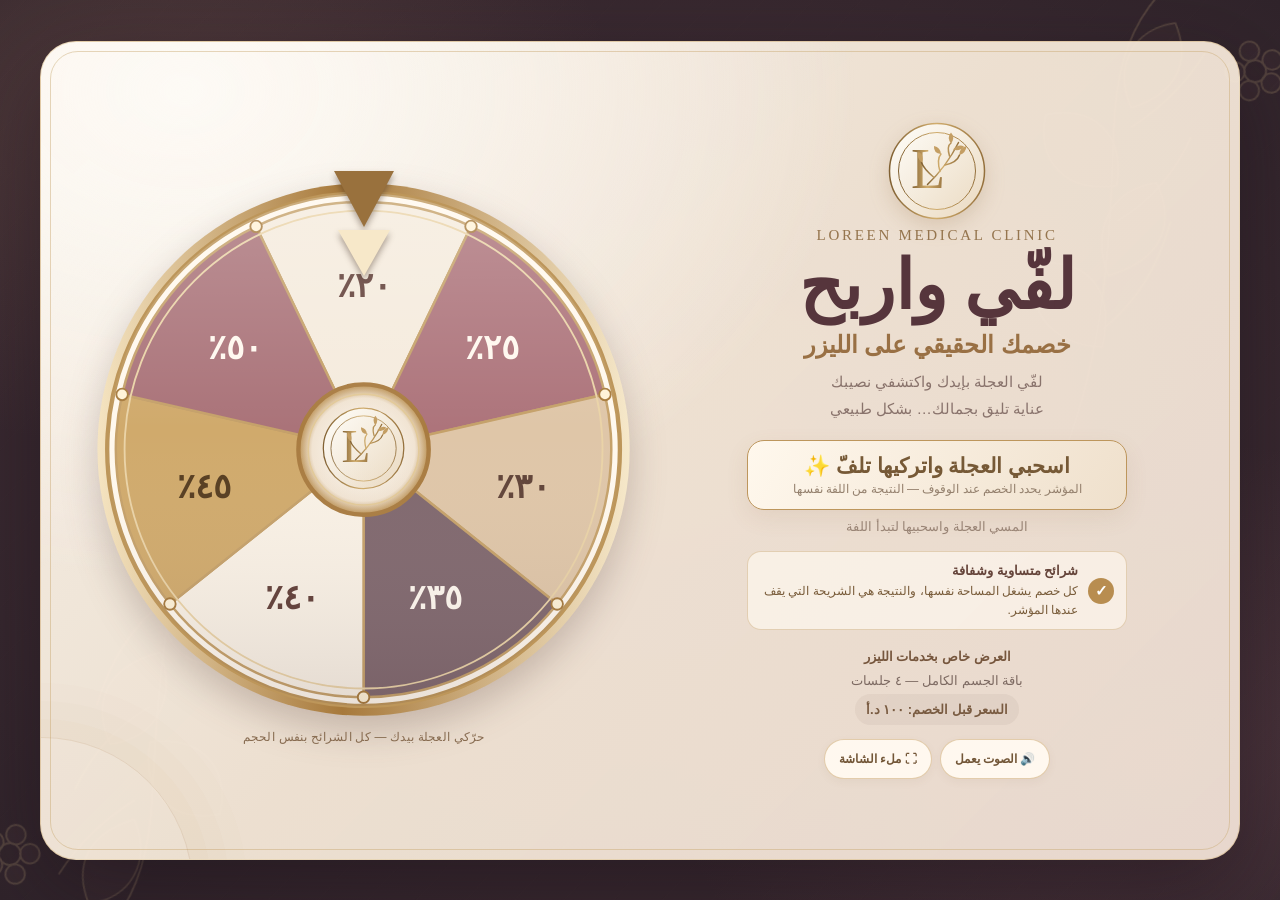
<file: loreen-wheel/index.html>
<!doctype html>
<html lang="ar" dir="rtl">
<head>
  <meta charset="utf-8">
  <meta name="viewport" content="width=device-width,initial-scale=1,maximum-scale=1,user-scalable=no,viewport-fit=cover">
  <meta name="theme-color" content="#3a2b31">
  <meta name="description" content="لفّي عجلة لورين واكتشفي خصمك الحقيقي على باقة الليزر">
  <link rel="manifest" href="./manifest.json">
  <link rel="icon" href="./icon.svg">
  <title>لفّي واربح | لورين</title>
<style>
:root{color-scheme:light;--wine:#56373e;--deep:#39282f;--gold:#b58a4d;--gold-light:#ead3a8;--cream:#fbf5eb;--rose:#ad747b;--muted:#89766f;--shadow:0 30px 90px #170e1680}
*{box-sizing:border-box}
html,body{margin:0;min-height:100%;font-family:Tahoma,Arial,sans-serif}
body{min-height:100dvh;display:flex;align-items:center;justify-content:center;padding:clamp(14px,3vw,38px);overflow-x:hidden;background:radial-gradient(ellipse at 11% 13%,#a8786740 0,transparent 30rem),radial-gradient(ellipse at 91% 85%,#9f68733a 0,transparent 31rem),radial-gradient(ellipse at 50% 50%,#574148 0,#3c2b32 57%,#30242b 100%);color:var(--wine);overscroll-behavior:none}
body:before{content:"";position:fixed;inset:0;z-index:0;pointer-events:none;opacity:.19;background:repeating-linear-gradient(133deg,transparent 0 17px,#ebd2a90a 18px 19px,transparent 20px 36px)}
.ambient{position:fixed;z-index:0;width:min(34vw,390px);height:auto;opacity:.2;pointer-events:none;filter:drop-shadow(0 0 24px #d8b78325)}
.ambient path,.ambient ellipse,.ambient circle{stroke:#dfc18a;fill:none;stroke-width:1.5;stroke-linecap:round;stroke-linejoin:round}
.ambient .petal{fill:#c79592;fill-opacity:.16}
.ambient.top{inset-inline-start:-6vw;top:-7vh;transform:rotate(-16deg)}
.ambient.bottom{inset-inline-end:-7vw;bottom:-10vh;transform:rotate(165deg)}
.app{position:relative;z-index:1;width:min(100%,1200px);min-height:min(91dvh,940px);display:grid;grid-template-columns:.96fr 1.04fr;align-items:center;gap:clamp(20px,4vw,54px);padding:clamp(26px,4vw,54px);border:1px solid #d0ad716e;border-radius:36px;background:radial-gradient(ellipse at 12% 6%,#fffdf9d9,transparent 45%),linear-gradient(135deg,#fff8eef5 0%,#f6e9d9f2 49%,#edddd2f7 100%);box-shadow:var(--shadow);overflow:hidden;isolation:isolate}
.app:before,.app:after{content:"";position:absolute;z-index:-1;pointer-events:none}
.app:before{inset:9px;border:1px solid #c6a46b70;border-radius:28px}
.app:after{width:300px;height:300px;left:-150px;bottom:-180px;border:1px solid #b18a5630;border-radius:50%;box-shadow:0 0 0 18px #b18a5607,0 0 0 36px #b18a5606,0 0 0 54px #b18a5604}
.copy{text-align:center;position:relative;z-index:1}
.brand{display:flex;justify-content:center;margin:0 auto 6px}
.brand img{width:clamp(68px,8vw,100px);height:auto;filter:drop-shadow(0 7px 10px #8f6c3e35)}
.eyebrow{font-family:Georgia,"Times New Roman",serif;letter-spacing:.18em;font-size:clamp(11px,1.2vw,15px);color:#95754e;margin:0 0 8px}
.title{font-family:"Traditional Arabic","Noto Naskh Arabic",Georgia,serif;font-size:clamp(40px,5.3vw,68px);line-height:1.02;margin:0;color:#56353c;font-weight:700}
.subtitle{font-size:clamp(18px,2vw,24px);font-weight:800;color:#997044;margin:10px 0 9px}
.tagline{font-size:clamp(13px,1.2vw,16px);color:#89736c;line-height:1.8;margin:0 auto 17px;max-width:390px}
.gesture{width:min(100%,380px);margin:0 auto;padding:13px 18px;border:1px solid #bd965c;border-radius:17px;background:linear-gradient(120deg,#fff8ed,#efe0cc);color:#765936;box-shadow:0 8px 22px #8a69401b}
.gesture strong{display:block;font-size:clamp(17px,1.8vw,21px)}
.gesture span{display:block;font-size:12px;color:#94806d;margin-top:4px}
.hint{min-height:22px;font-size:13px;color:#9a8576;margin:9px 0 10px}
.trust{width:min(100%,380px);display:flex;align-items:center;justify-content:center;gap:10px;margin:0 auto;padding:9px 12px;border:1px solid #bd965c5c;border-radius:14px;background:#fff9f0a8;color:#795c3a}
.trust-mark{display:grid;place-items:center;flex:0 0 26px;width:26px;height:26px;border-radius:50%;background:#b88d50;color:white;font-size:15px;font-weight:bold}
.trust p{margin:0;font-size:12px;line-height:1.6;text-align:right}
.trust strong{font-size:13px;color:#65443a}
.notes{margin:15px auto 0;max-width:385px;font-size:13px;line-height:1.8;color:#7d6a62}
.notes strong{color:#76563d}
.base-price{display:inline-flex;align-items:center;gap:6px;margin-top:2px;padding:4px 11px;border-radius:999px;background:#765c4b12;color:#795b41;font-weight:bold}
.controls{display:flex;gap:8px;justify-content:center;margin-top:14px;flex-wrap:wrap}
.secondary{min-height:40px;padding:9px 14px;border-radius:999px;background:#fff8ef;border:1px solid #c9a56d85;color:#725637;font:inherit;font-size:12px;font-weight:700;cursor:pointer;touch-action:manipulation;box-shadow:0 3px 9px #785d3d10;transition:transform .15s,background .2s}
.secondary:active{transform:scale(.97)}
.secondary:focus-visible,.spinbtn:focus-visible,.wheelbox:focus-visible{outline:3px solid #aa7d3e;outline-offset:4px}
.wheel-side{position:relative;z-index:1;display:grid;place-items:center}
.wheelbox{width:min(100%,min(45vw,680px));aspect-ratio:1;position:relative;touch-action:none;user-select:none;-webkit-user-select:none;cursor:grab;outline:none}
.wheelbox.dragging{cursor:grabbing}
.wheelbox.bump{animation:tick-bump .085s ease-out}
@keyframes tick-bump{0%{transform:translateX(0)}35%{transform:translateX(1px)}70%{transform:translateX(-.7px)}100%{transform:translateX(0)}}
.wheel{width:100%;height:100%;display:block;transform-origin:50% 50%;filter:drop-shadow(0 15px 18px #49302a3d);will-change:transform;pointer-events:none}
.pointer{position:absolute;z-index:3;top:-1.4%;left:50%;transform:translateX(-50%);width:0;height:0;border-left:clamp(19px,2.8vw,30px) solid transparent;border-right:clamp(19px,2.8vw,30px) solid transparent;border-top:clamp(39px,5vw,56px) solid #99713d;filter:drop-shadow(0 4px 3px #3d281a66)}
.pointer:after{content:"";position:absolute;top:3px;left:calc(clamp(19px,2.8vw,30px)*-1 + 4px);width:0;height:0;border-left:calc(clamp(19px,2.8vw,30px) - 4px) solid transparent;border-right:calc(clamp(19px,2.8vw,30px) - 4px) solid transparent;border-top:calc(clamp(39px,5vw,56px) - 10px) solid #f7e8c9}
.wheel-caption{position:absolute;bottom:-22px;inset-inline:0;text-align:center;color:#876b50;font-size:12px;letter-spacing:.02em}
.overlay{position:fixed;inset:0;z-index:9;display:none;align-items:center;justify-content:center;padding:20px;background:#21171bc7;backdrop-filter:blur(8px)}
.overlay.show{display:flex}
.result{width:min(92vw,490px);max-height:calc(100dvh - 28px);overflow:auto;text-align:center;border-radius:27px;padding:clamp(23px,4vw,36px) clamp(20px,4vw,30px);background:radial-gradient(ellipse at 50% 0,#fffefb,transparent 59%),linear-gradient(150deg,#fff9ef,#f0e1d1);border:2px solid #c49d60;box-shadow:0 25px 85px #170f0e80;animation:pop .38s cubic-bezier(.2,.9,.2,1.15)}
@keyframes pop{from{transform:scale(.94) translateY(8px);opacity:0}to{transform:scale(1) translateY(0);opacity:1}}
.result .small{font-family:Georgia,"Times New Roman",serif;color:#977648;letter-spacing:.15em;font-size:13px}
.result h2{font-family:"Traditional Arabic","Noto Naskh Arabic",Georgia,serif;font-size:clamp(26px,6vw,38px);margin:8px 0;color:#62383a}
.discount{font-size:clamp(70px,18vw,112px);font-family:"Traditional Arabic","Noto Naskh Arabic",Georgia,serif;font-weight:bold;line-height:1;color:#a67b40;text-shadow:0 3px 0 #e7d4ae;margin:4px}
.result-intro{color:#806e61;line-height:1.65;margin:7px auto 13px}
.pricecard{width:min(100%,380px);margin:14px auto 0;padding:14px 19px;border:1px solid #c39b60;border-radius:17px;background:#fffaf2;text-align:right}
.price-row{display:flex;justify-content:space-between;gap:12px;align-items:center;padding:7px 0;color:#78665a}
.price-row+.price-row{border-top:1px solid #decba9}
.price-row strong{color:#6c4440}
.price-row.final{font-size:18px;font-weight:800;color:#603738}
.price-row.final strong{font-size:25px;color:#9c713c}
.fairness-note{font-size:12px!important;color:#8a766c!important;line-height:1.7;margin:13px auto 3px}
.spinbtn{width:min(100%,320px);min-height:56px;margin:12px auto 0;border:0;border-radius:999px;color:#fff9ef;font:inherit;font-size:20px;font-weight:800;background:linear-gradient(135deg,#c29a5a,#946839);box-shadow:0 9px 22px #906b3c3d,inset 0 1px 0 #fff8;cursor:pointer;touch-action:manipulation;transition:transform .15s}
.spinbtn:active{transform:scale(.98)}
.footer{font-size:10px;color:#a09082;margin-top:13px;letter-spacing:.06em}
@media(max-width:820px){body{min-height:100svh;align-items:flex-start;padding:0}.ambient{width:min(44vw,260px);opacity:.12}.app{min-height:100svh;width:100%;grid-template-columns:1fr;grid-template-rows:auto auto;align-content:center;gap:clamp(12px,2.3vh,22px);padding:calc(13px + env(safe-area-inset-top)) clamp(15px,4vw,28px) calc(16px + env(safe-area-inset-bottom));border:0;border-radius:0;background:radial-gradient(ellipse at 9% 0,#fffdf9eb,transparent 45%),linear-gradient(145deg,#fff8eef5,#efdfd1f7 80%)}.app:before{inset:7px;border-radius:0}.brand{margin-bottom:3px}.brand img{width:clamp(55px,8.5vw,74px)}.eyebrow{font-size:11px;margin-bottom:4px}.title{font-size:clamp(35px,8vw,49px)}.subtitle{font-size:clamp(17px,4vw,21px);margin:4px 0 5px}.tagline{font-size:13px;line-height:1.55;margin-bottom:11px}.gesture{padding:10px 15px}.gesture strong{font-size:17px}.gesture span{font-size:11px}.hint{min-height:18px;font-size:12px;margin:6px 0 8px}.trust{padding:7px 10px}.trust p{font-size:11px}.trust strong{font-size:12px}.notes{margin-top:8px;font-size:12px;line-height:1.55}.controls{margin-top:9px;gap:7px}.secondary{min-height:38px;padding:8px 12px}.wheelbox{width:min(86vw,52dvh,530px)}.wheel-caption{bottom:-20px;font-size:11px}}
@media(max-width:430px){.app{gap:10px;padding-inline:14px}.brand img{width:53px}.title{font-size:35px}.tagline{margin-bottom:9px}.gesture{padding:9px 12px}.notes{font-size:11px}.wheelbox{width:min(87vw,46dvh,400px)}}
@media(max-height:720px) and (orientation:landscape) and (min-width:821px){.app{min-height:96dvh;padding:18px 32px;gap:24px}.brand img{width:58px}.title{font-size:39px}.subtitle{margin:5px}.tagline{margin:6px auto;font-size:13px}.gesture{padding:8px 14px}.hint{margin:5px}.trust{padding:5px 10px}.notes{margin-top:8px}.controls{margin-top:8px}.wheelbox{width:min(72vh,43vw,460px)}}
@media(prefers-reduced-motion:reduce){.result{animation:none}.secondary,.spinbtn{transition:none}.wheelbox.bump{animation:none}}
</style>
</head>
<body>
<svg class="ambient top" viewBox="0 0 320 420" aria-hidden="true"><path d="M25 392C82 315 108 236 136 150S204 41 295 17"/><path d="M78 318C35 304 23 264 50 238c39 10 50 40 28 80Z" class="petal"/><path d="M99 263c-4-42 24-68 59-62 6 37-13 62-59 62Z" class="petal"/><path d="M126 194c-43-6-58-38-40-72 38 3 59 31 40 72Z" class="petal"/><path d="M155 136c-5-38 20-62 54-57 4 34-15 56-54 57Z" class="petal"/><path d="M83 304c34-15 57-37 77-69M119 222c29-8 55-24 76-49M151 151c30-9 53-22 75-42"/><g><circle cx="261" cy="135" r="9"/><circle cx="261" cy="118" r="8" class="petal"/><circle cx="277" cy="130" r="8" class="petal"/><circle cx="271" cy="148" r="8" class="petal"/><circle cx="252" cy="149" r="8" class="petal"/><circle cx="245" cy="131" r="8" class="petal"/></g></svg>
<svg class="ambient bottom" viewBox="0 0 320 420" aria-hidden="true"><path d="M25 392C82 315 108 236 136 150S204 41 295 17"/><path d="M78 318C35 304 23 264 50 238c39 10 50 40 28 80Z" class="petal"/><path d="M99 263c-4-42 24-68 59-62 6 37-13 62-59 62Z" class="petal"/><path d="M126 194c-43-6-58-38-40-72 38 3 59 31 40 72Z" class="petal"/><path d="M155 136c-5-38 20-62 54-57 4 34-15 56-54 57Z" class="petal"/><path d="M83 304c34-15 57-37 77-69M119 222c29-8 55-24 76-49M151 151c30-9 53-22 75-42"/><g><circle cx="261" cy="135" r="9"/><circle cx="261" cy="118" r="8" class="petal"/><circle cx="277" cy="130" r="8" class="petal"/><circle cx="271" cy="148" r="8" class="petal"/><circle cx="252" cy="149" r="8" class="petal"/><circle cx="245" cy="131" r="8" class="petal"/></g></svg>
<main class="app">
  <section class="copy">
    <div class="brand"><img src="./icon.svg" alt="شعار لورين"></div>
    <p class="eyebrow">LOREEN MEDICAL CLINIC</p>
    <h1 class="title">لفّي واربح</h1>
    <p class="subtitle">خصمك الحقيقي على الليزر</p>
    <p class="tagline">لفّي العجلة بإيدك واكتشفي نصيبك<br>عناية تليق بجمالك… بشكل طبيعي</p>
    <div class="gesture"><strong>اسحبي العجلة واتركيها تلفّ ✨</strong><span>المؤشر يحدد الخصم عند الوقوف — النتيجة من اللفة نفسها</span></div>
    <p class="hint" id="hint" aria-live="polite">المسي العجلة واسحبيها لتبدأ اللفة</p>
    <div class="trust" aria-label="شرائح متساوية ونتيجة حسب مؤشر العجلة"><span class="trust-mark" aria-hidden="true">✓</span><p><strong>شرائح متساوية وشفافة</strong><br>كل خصم يشغل المساحة نفسها، والنتيجة هي الشريحة التي يقف عندها المؤشر.</p></div>
    <div class="notes"><strong>العرض خاص بخدمات الليزر</strong><br><span>باقة الجسم الكامل — ٤ جلسات</span><br><span class="base-price">السعر قبل الخصم: ١٠٠ د.أ</span></div>
    <div class="controls"><button class="secondary" id="sound" type="button" aria-pressed="true">🔊 الصوت يعمل</button><button class="secondary" id="full" type="button">⛶ ملء الشاشة</button><button class="secondary" id="install" type="button" hidden>＋ تثبيت التطبيق</button></div>
  </section>
  <section class="wheel-side" aria-label="عجلة لورين">
    <div class="wheelbox" id="wheelbox" tabindex="0" aria-describedby="wheelHelp" aria-label="عجلة خصومات من ٢٠ إلى ٥٠ بالمئة. اسحبيها بيدك.">
      <span class="pointer" aria-hidden="true"></span>
      <svg id="wheel" class="wheel" viewBox="0 0 500 500" role="img" aria-label="سبع شرائح متساوية: خصم ٢٠، ٢٥، ٣٠، ٣٥، ٤٠، ٤٥، و٥٠ بالمئة">
        <defs><radialGradient id="hub"><stop stop-color="#fffdf7"/><stop offset=".79" stop-color="#f1e4d3"/><stop offset="1" stop-color="#bb9255"/></radialGradient><linearGradient id="gold"><stop stop-color="#f5e4c1"/><stop offset=".46" stop-color="#a7793b"/><stop offset="1" stop-color="#f6e8ca"/></linearGradient><linearGradient id="shade" x1="0" y1="0" x2="0" y2="1"><stop stop-color="#fff" stop-opacity=".22"/><stop offset=".46" stop-color="#fff" stop-opacity="0"/><stop offset="1" stop-color="#49333b" stop-opacity=".12"/></linearGradient></defs>
        <circle cx="250" cy="250" r="245" fill="url(#gold)"/><circle cx="250" cy="250" r="236" fill="#fff8ed"/>
        <g id="segments"></g><circle cx="250" cy="250" r="236" fill="none" stroke="#bd965a" stroke-width="4"/><circle cx="250" cy="250" r="220" fill="none" stroke="#ead3a7" stroke-width="1.7"/>
        <g id="studs"></g><circle cx="250" cy="250" r="60" fill="url(#hub)" stroke="#a97c41" stroke-width="4"/><circle cx="250" cy="250" r="51" fill="none" stroke="#e2c998" stroke-width="1.5"/><image href="./icon.svg" x="211" y="210" width="78" height="78"/><circle cx="250" cy="250" r="236" fill="url(#shade)" pointer-events="none"/>
      </svg>
      <span class="wheel-caption" id="wheelHelp">حرّكي العجلة بيدك — كل الشرائح بنفس الحجم</span>
    </div>
  </section>
</main>
<div class="overlay" id="overlay" role="dialog" aria-modal="true" aria-labelledby="won">
  <div class="result"><div class="small">LOREEN MEDICAL CLINIC</div><h2 id="won">مبروك! هذا خصمك من لورين</h2><div class="discount" id="discountBig">٢٠٪</div><p class="result-intro">هذه هي الشريحة التي توقف عندها المؤشر<br>خصمك على باقة الجسم الكامل — ٤ جلسات ليزر</p>
    <div class="pricecard"><div class="price-row"><span>السعر قبل الخصم</span><strong id="beforePrice">١٠٠ د.أ</strong></div><div class="price-row"><span>نسبة الخصم</span><strong id="discount">٢٠٪</strong></div><div class="price-row final"><span>السعر بعد الخصم</span><strong id="finalPrice">٨٠ د.أ</strong></div></div>
    <p class="fairness-note">لا يُختار خصم مسبقًا؛ النتيجة تطابق مكان توقف العجلة. وكل الشرائح بنفس المساحة.</p><button class="spinbtn" id="again" type="button">إغلاق</button><div class="footer">ENHANCING YOU, NATURALLY</div>
  </div>
</div>
<script>
"use strict";
const prizes=[20,25,30,35,40,45,50];
const segmentAngle=360/prizes.length;
const colors=["#f5ebdd","#ad747b","#dfc6a8","#80686e","#f9f1e5","#d0aa6c","#aa7379"];
const textColors=["#613f38","#fff8ef","#604338","#fff8ef","#613f38","#563d20","#fff8ef"];
const svgNS="http://www.w3.org/2000/svg";
const group=document.querySelector("#segments"),studs=document.querySelector("#studs");
const wheel=document.querySelector("#wheel"),wheelbox=document.querySelector("#wheelbox"),hint=document.querySelector("#hint"),overlay=document.querySelector("#overlay");
const sectors=[];
function polar(radius,angle){const t=(angle-90)*Math.PI/180;return [250+radius*Math.cos(t),250+radius*Math.sin(t)]}
function wrap(angle){return ((angle%360)+360)%360}
function normDelta(angle){return ((angle+540)%360)-180}
function numberAr(value){return value.toLocaleString("ar-JO")}
prizes.forEach(function(prize,index){
  const start=index*segmentAngle-segmentAngle/2,end=(index+1)*segmentAngle-segmentAngle/2,mid=(start+end)/2;
  sectors.push({prize:prize,start:start,end:end});
  const p1=polar(228,start),p2=polar(228,end),path=document.createElementNS(svgNS,"path");
  path.setAttribute("d","M 250 250 L "+p1[0]+" "+p1[1]+" A 228 228 0 0 1 "+p2[0]+" "+p2[1]+" Z");
  path.setAttribute("fill",colors[index]);path.setAttribute("stroke","#c5a16a");path.setAttribute("stroke-width","2.3");group.appendChild(path);
  const point=polar(151,mid),label=document.createElementNS(svgNS,"text");
  label.setAttribute("x",point[0]);label.setAttribute("y",point[1]);label.setAttribute("text-anchor","middle");label.setAttribute("dominant-baseline","central");label.setAttribute("font-family","Tahoma,Arial,sans-serif");label.setAttribute("font-weight","800");label.setAttribute("font-size","31");label.setAttribute("fill",textColors[index]);label.textContent=numberAr(prize)+"٪";group.appendChild(label);
  const studPoint=polar(228,start),stud=document.createElementNS(svgNS,"circle");
  stud.setAttribute("cx",studPoint[0]);stud.setAttribute("cy",studPoint[1]);stud.setAttribute("r","5.3");stud.setAttribute("fill","#fff3d8");stud.setAttribute("stroke","#a77b3e");stud.setAttribute("stroke-width","1.7");studs.appendChild(stud)
});
let current=0,busy=false,drag=null,soundOn=true,audioContext=null,lastTickIndex=0;
wheel.style.transform="rotate("+current+"deg)";
function sectorAtPointer(){const angle=wrap(-current+segmentAngle/2);return Math.min(sectors.length-1,Math.floor(angle/segmentAngle))}
function vibrate(pattern){if(typeof navigator!=="undefined"&&typeof navigator.vibrate==="function"){try{navigator.vibrate(pattern)}catch{}}}
function tone(frequency,duration,volume,delay){
  if(!soundOn)return;
  try{
    audioContext=audioContext||(new(window.AudioContext||window.webkitAudioContext)());
    if(audioContext.state==="suspended")audioContext.resume().catch(function(){});
    const start=audioContext.currentTime+(delay||0),oscillator=audioContext.createOscillator(),gain=audioContext.createGain();
    oscillator.type="sine";oscillator.frequency.setValueAtTime(frequency,start);
    gain.gain.setValueAtTime(volume,start);gain.gain.exponentialRampToValueAtTime(.001,start+duration);
    oscillator.connect(gain);gain.connect(audioContext.destination);oscillator.start(start);oscillator.stop(start+duration)
  }catch{}
}
function clickSound(speed){tone(730+Math.min(220,Math.abs(speed)*105),.027,.028,0)}
function tickFeedback(speed){
  const index=sectorAtPointer();
  if(index===lastTickIndex)return;
  lastTickIndex=index;
  vibrate(9);
  wheelbox.classList.remove("bump");void wheelbox.offsetWidth;wheelbox.classList.add("bump");
  clickSound(speed)
}
function setWheel(speed){wheel.style.transform="rotate("+current+"deg)";tickFeedback(speed||0)}
function showResult(){
  const prize=sectors[sectorAtPointer()].prize,priceBefore=100,priceAfter=Math.round(priceBefore*(100-prize)/100);
  const discountText=numberAr(prize)+"٪",priceText=numberAr(priceAfter)+" د.أ";
  document.querySelector("#discountBig").textContent=discountText;
  document.querySelector("#discount").textContent=discountText;
  document.querySelector("#beforePrice").textContent=numberAr(priceBefore)+" د.أ";
  document.querySelector("#finalPrice").textContent=priceText;
  overlay.classList.add("show");vibrate([34,24,62]);tone(523,.14,.065,0);tone(659,.16,.06,.105);tone(784,.25,.06,.22);
  hint.textContent="ثبتت النتيجة على الخصم الذي توقف عنده المؤشر"
}
function finishSpin(){
  busy=false;current=wrap(current);wheel.style.transform="rotate("+current+"deg)";showResult()
}
function startInertia(speed){
  busy=true;hint.textContent="العجلة تلفّ…";
  vibrate([14,12,20]);tone(420,.065,.045,0);
  let velocity=speed,previous=performance.now();
  function frame(now){
    const dt=Math.min(40,now-previous);previous=now;
    current+=velocity*dt;setWheel(velocity);
    velocity*=Math.exp(-dt/1320);
    if(Math.abs(velocity)>.011)requestAnimationFrame(frame);else finishSpin()
  }
  requestAnimationFrame(frame)
}
function pointerAngle(event){
  const rect=wheel.getBoundingClientRect(),cx=rect.left+rect.width/2,cy=rect.top+rect.height/2;
  return Math.atan2(event.clientY-cy,event.clientX-cx)*180/Math.PI
}
wheelbox.addEventListener("pointerdown",function(event){
  if(busy||overlay.classList.contains("show"))return;
  const angle=pointerAngle(event),now=performance.now();
  drag={id:event.pointerId,lastAngle:angle,lastTime:now,velocity:0,total:0,travel:0,lastX:event.clientX,lastY:event.clientY};
  wheelbox.setPointerCapture(event.pointerId);wheelbox.classList.add("dragging");
  tone(460,.035,.025,0);hint.textContent="اسحبي بسرعة ثم اتركي العجلة تكمل دورتها"
});
wheelbox.addEventListener("pointermove",function(event){
  if(!drag||event.pointerId!==drag.id)return;
  const now=performance.now(),angle=pointerAngle(event),delta=normDelta(angle-drag.lastAngle),dt=Math.max(1,now-drag.lastTime);
  drag.total+=delta;drag.travel+=Math.hypot(event.clientX-drag.lastX,event.clientY-drag.lastY);
  const sample=delta/dt;drag.velocity=drag.velocity*.3+sample*.7;
  drag.lastX=event.clientX;drag.lastY=event.clientY;drag.lastAngle=angle;drag.lastTime=now;
  current+=delta;setWheel(drag.velocity)
});
function releaseDrag(event){
  if(!drag||event.pointerId!==drag.id)return;
  const ended=drag;drag=null;wheelbox.classList.remove("dragging");
  if(wheelbox.hasPointerCapture(event.pointerId))wheelbox.releasePointerCapture(event.pointerId);
  if(ended.travel<12||Math.abs(ended.total)<8){hint.textContent="اسحبي العجلة أبعد أو أسرع لتبدأ اللفة";return}
  startInertia(Math.max(-1.8,Math.min(1.8,ended.velocity)))
}
wheelbox.addEventListener("pointerup",releaseDrag);
wheelbox.addEventListener("pointercancel",function(){drag=null;wheelbox.classList.remove("dragging")});
wheelbox.addEventListener("contextmenu",function(event){event.preventDefault()});
document.querySelector("#again").addEventListener("click",function(){overlay.classList.remove("show")});
overlay.addEventListener("click",function(event){if(event.target===overlay)overlay.classList.remove("show")});
document.addEventListener("keydown",function(event){if(event.key==="Escape")overlay.classList.remove("show")});
document.querySelector("#sound").addEventListener("click",function(event){
  soundOn=!soundOn;event.currentTarget.textContent=soundOn?"🔊 الصوت يعمل":"🔇 الصوت مغلق";event.currentTarget.setAttribute("aria-pressed",String(soundOn));
  if(soundOn)tone(700,.06,.04,0)
});
document.querySelector("#full").addEventListener("click",async function(){
  try{if(!document.fullscreenElement)await document.documentElement.requestFullscreen();else await document.exitFullscreen()}
  catch{hint.textContent="لأفضل عرض، اختاري ملء الشاشة من إعدادات المتصفح"}
});
let installPrompt;
window.addEventListener("beforeinstallprompt",function(event){event.preventDefault();installPrompt=event;document.querySelector("#install").hidden=false});
document.querySelector("#install").addEventListener("click",async function(){
  if(installPrompt){installPrompt.prompt();await installPrompt.userChoice;installPrompt=null}
  else hint.textContent="على iPad: اضغطي مشاركة ثم إضافة إلى الشاشة الرئيسية"
});
if("serviceWorker"in navigator)window.addEventListener("load",function(){navigator.serviceWorker.register("./sw.js").catch(function(){})});
if("wakeLock"in navigator){
  let screenLock;
  const keepScreenAwake=async function(){try{screenLock=await navigator.wakeLock.request("screen")}catch{}};
  keepScreenAwake();document.addEventListener("visibilitychange",function(){if(document.visibilityState==="visible")keepScreenAwake()})
}
</script>
</body>
</html>
</file>
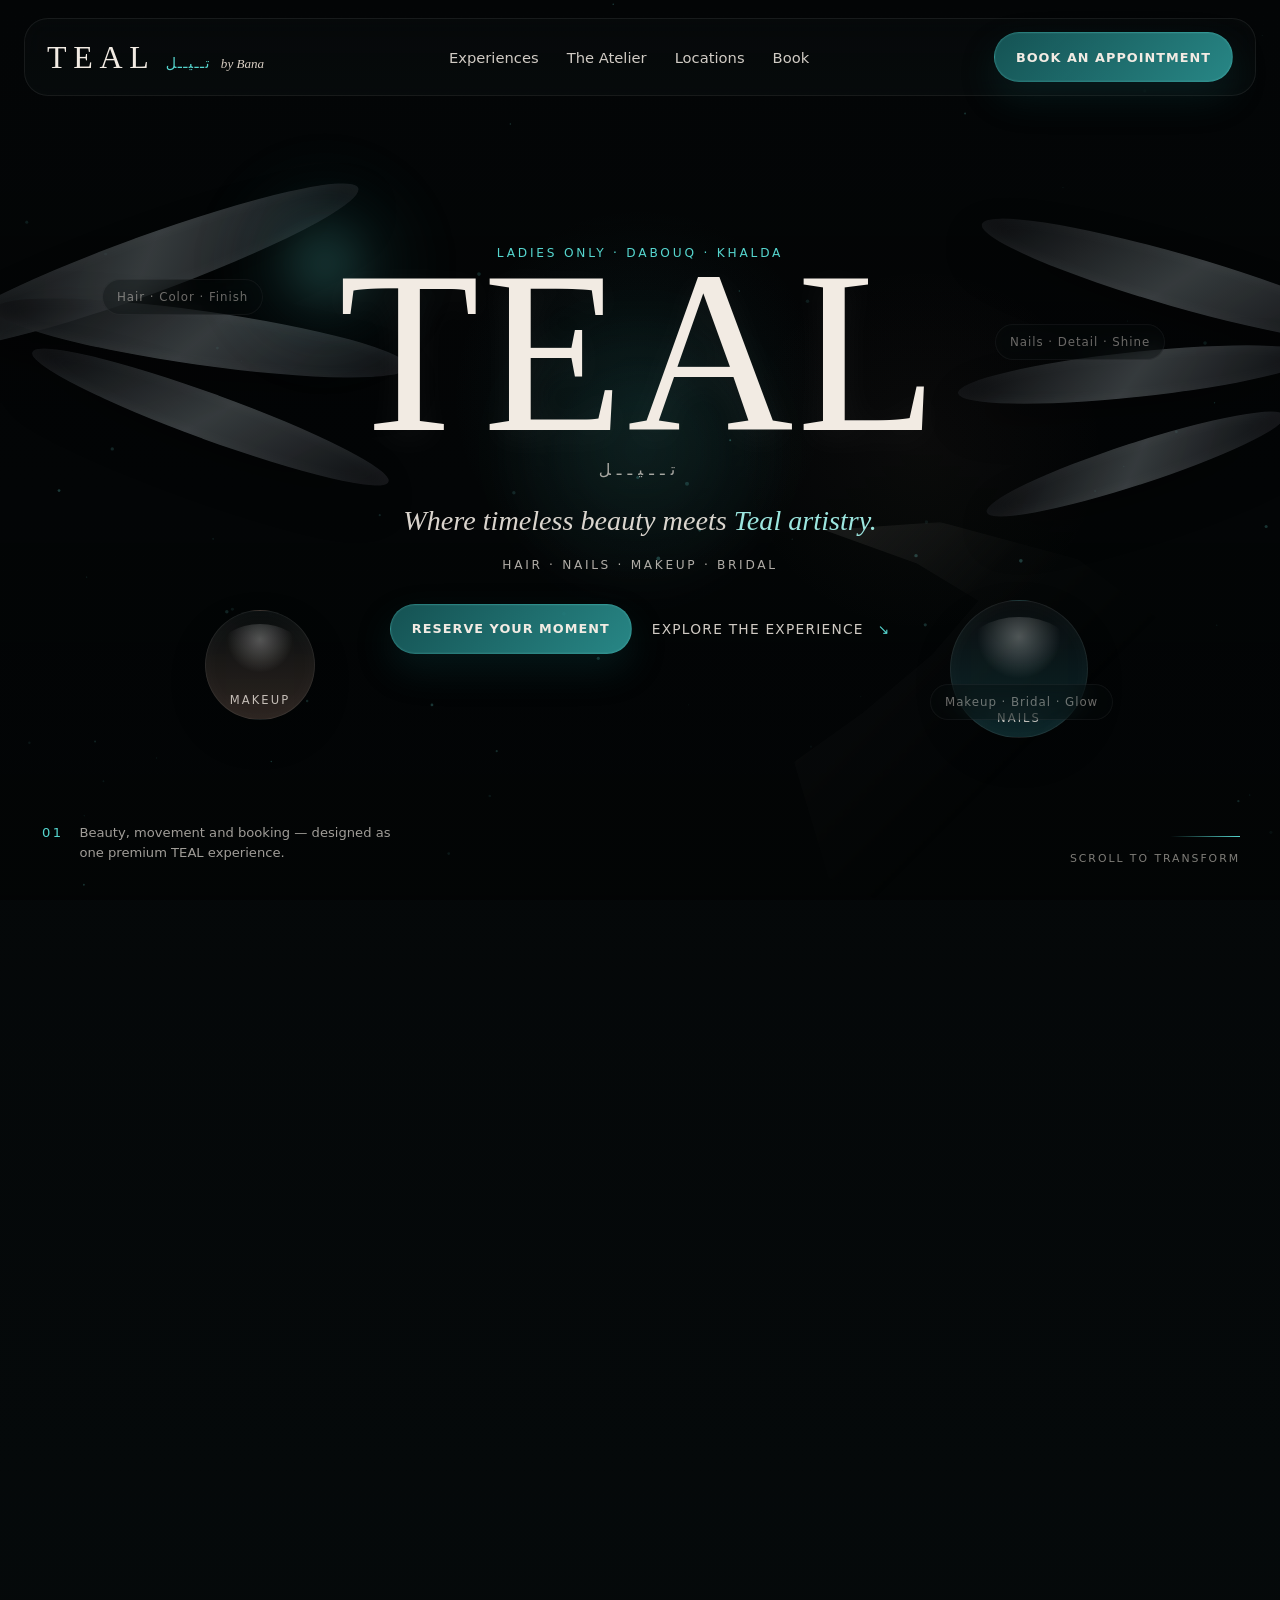
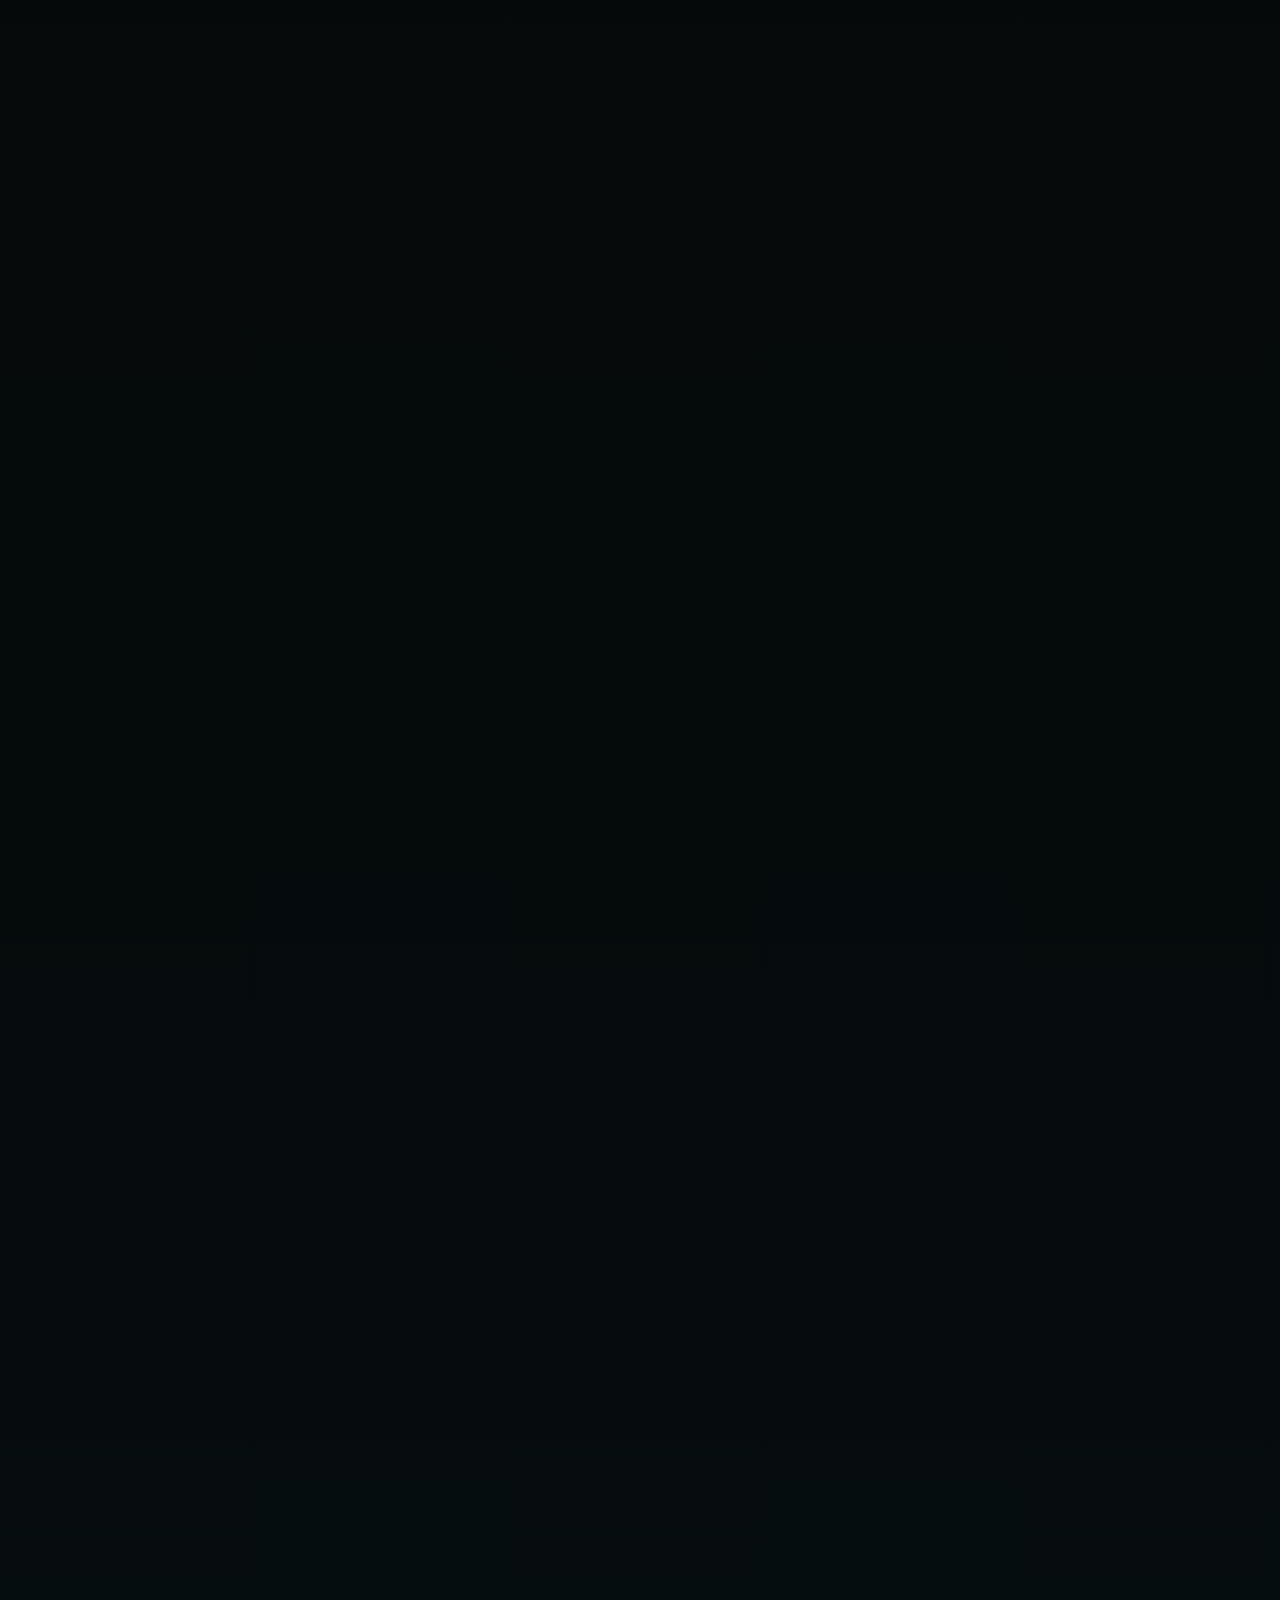
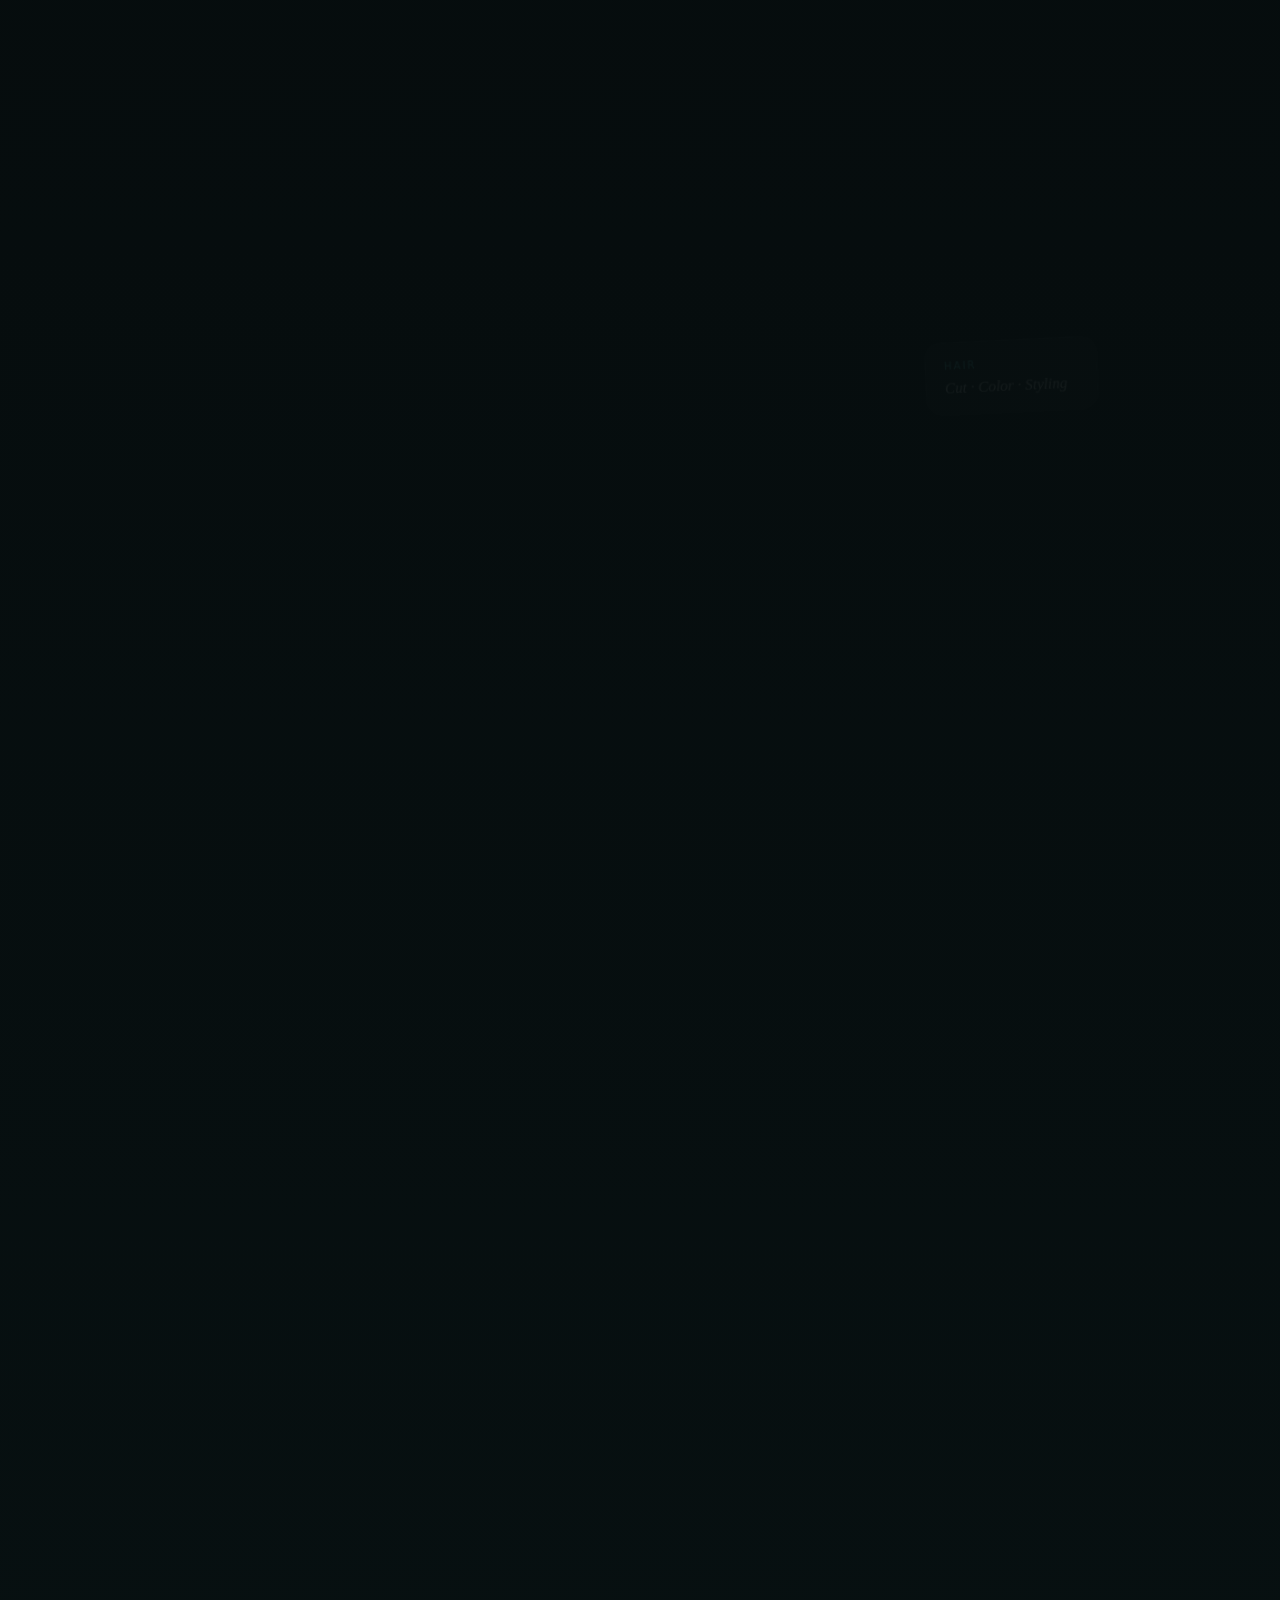
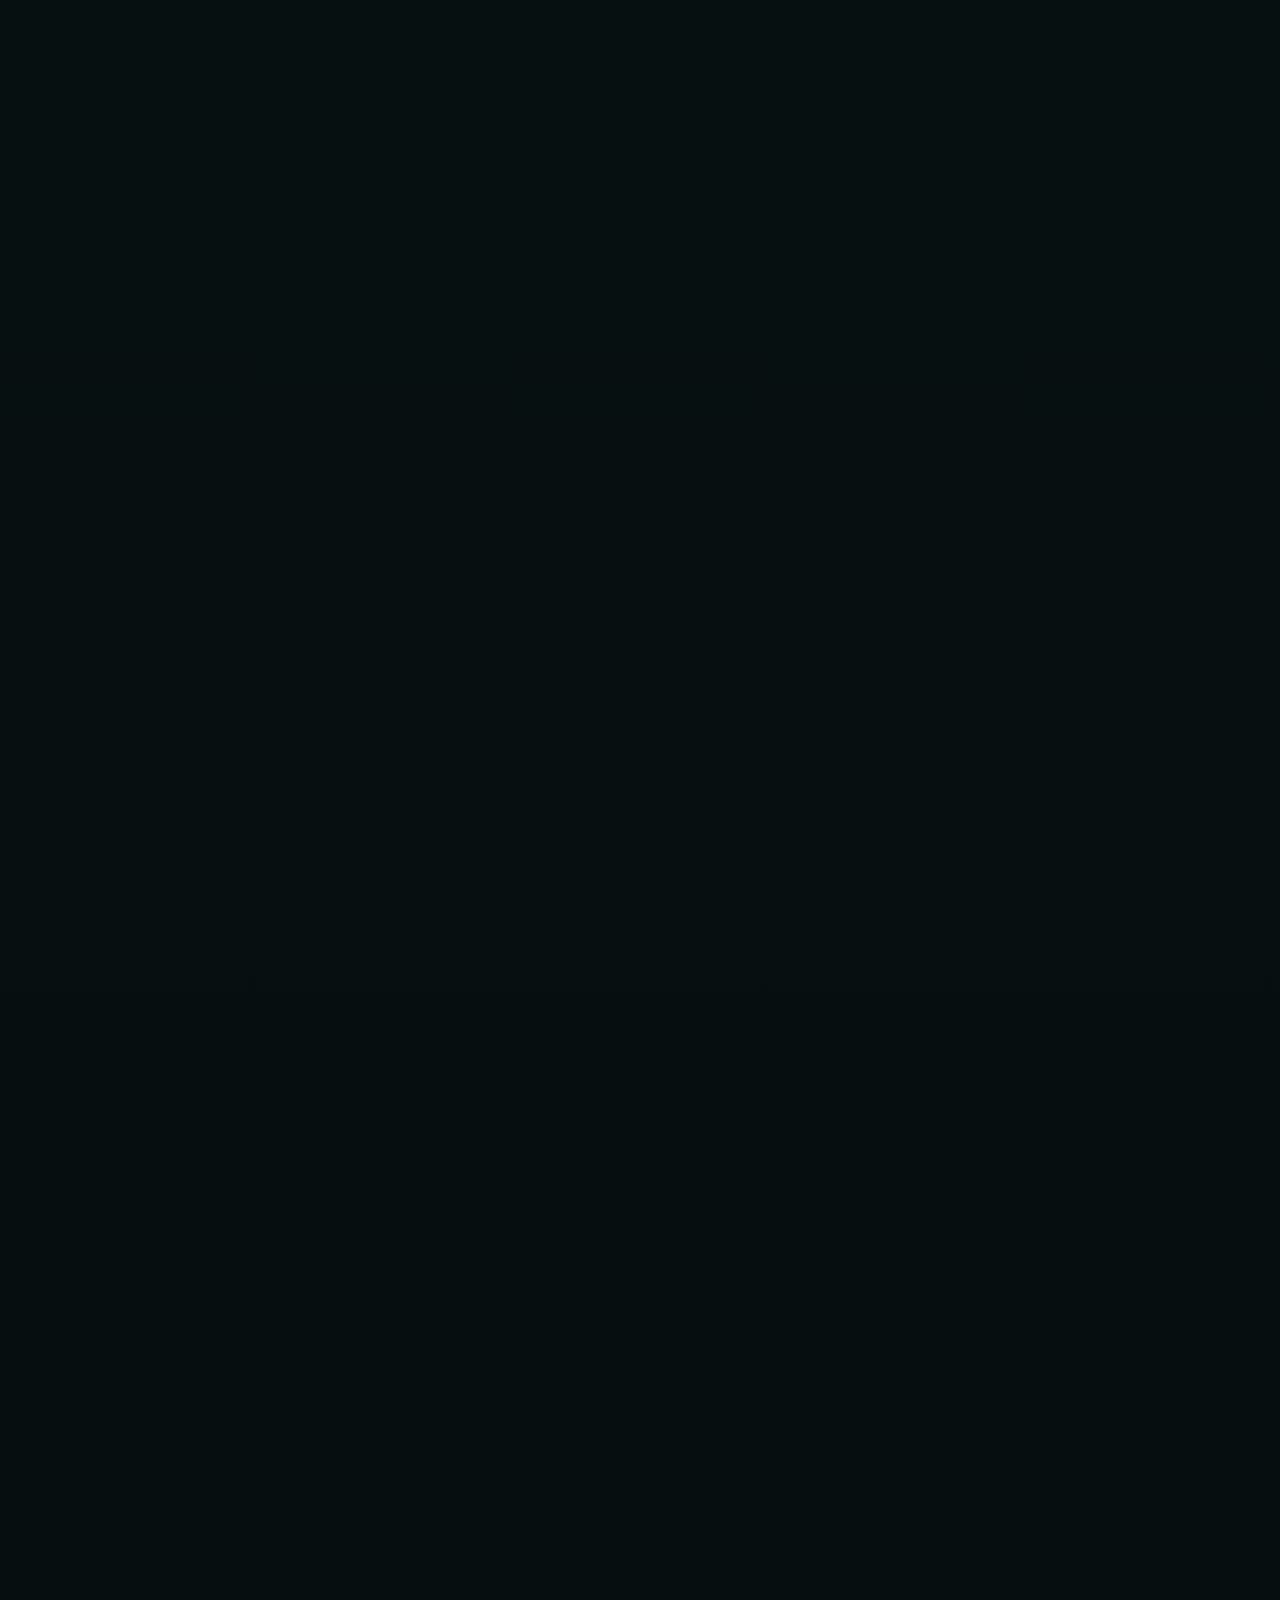
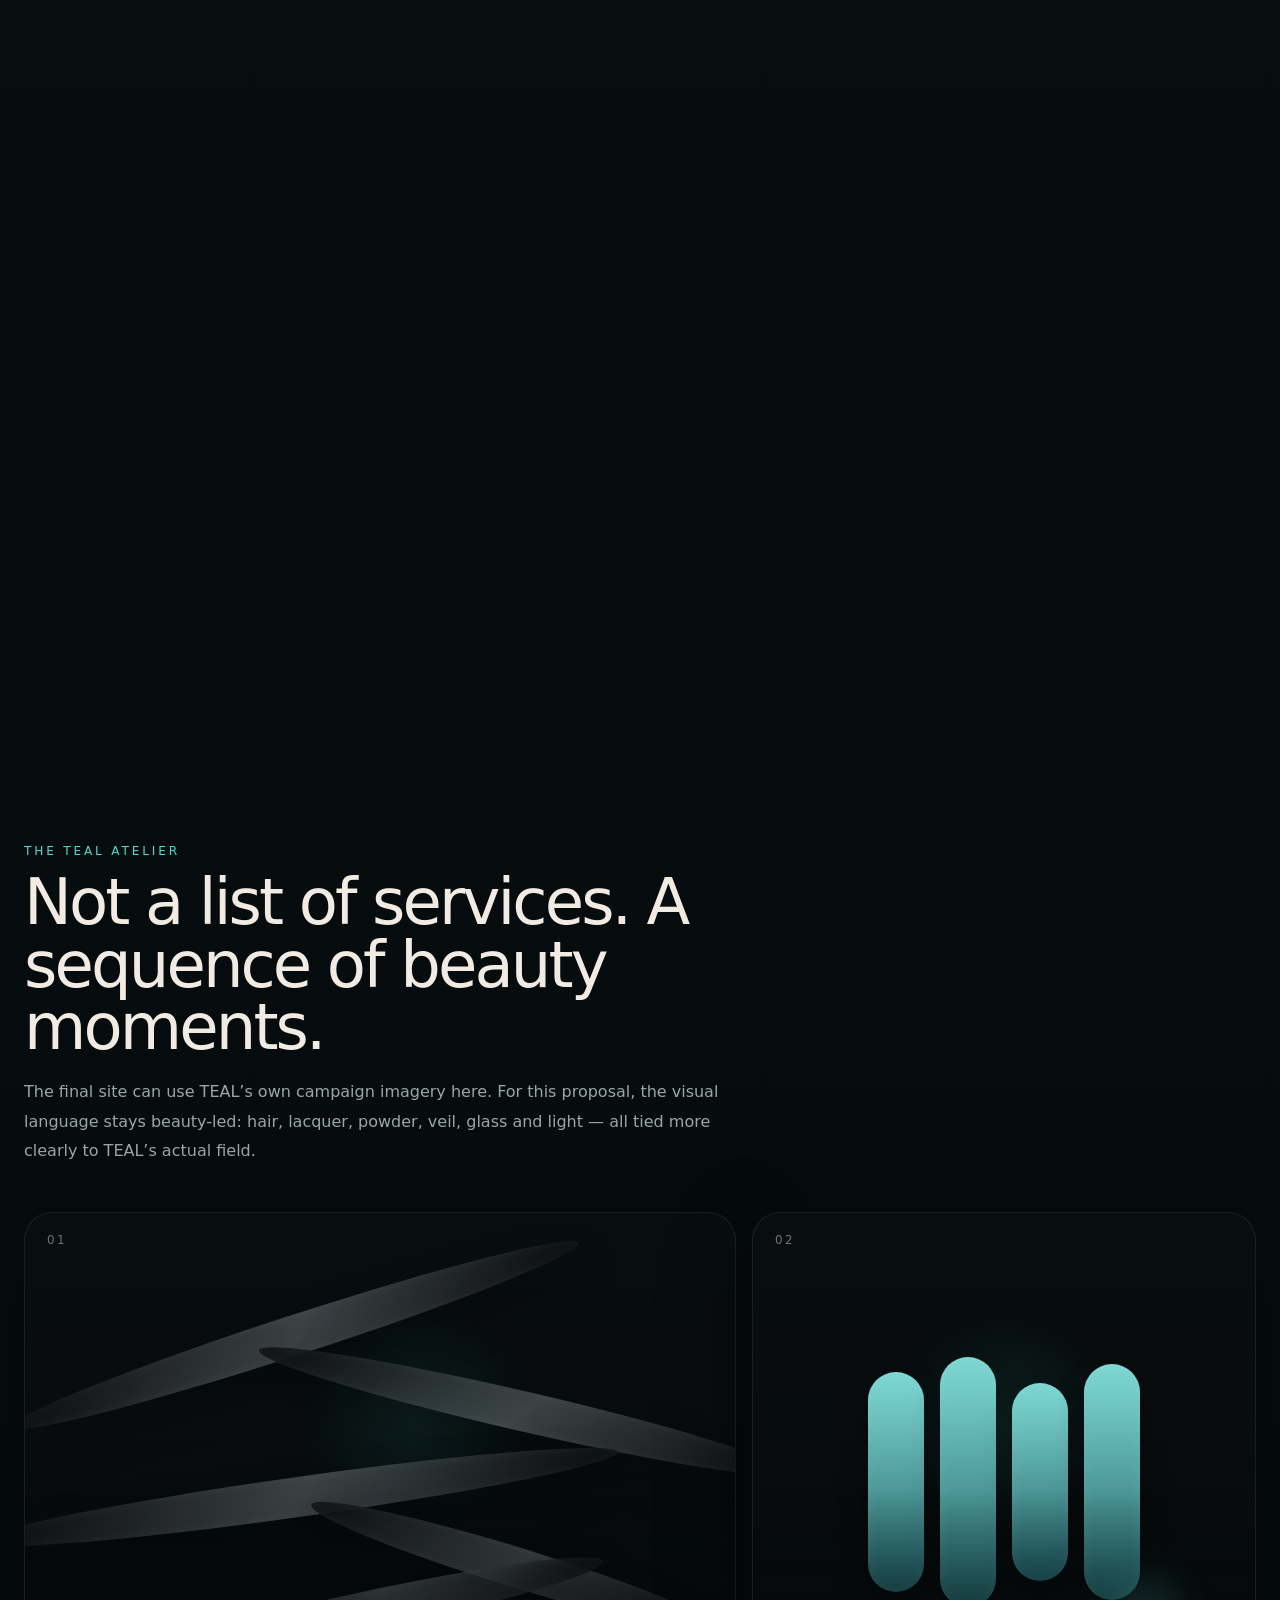
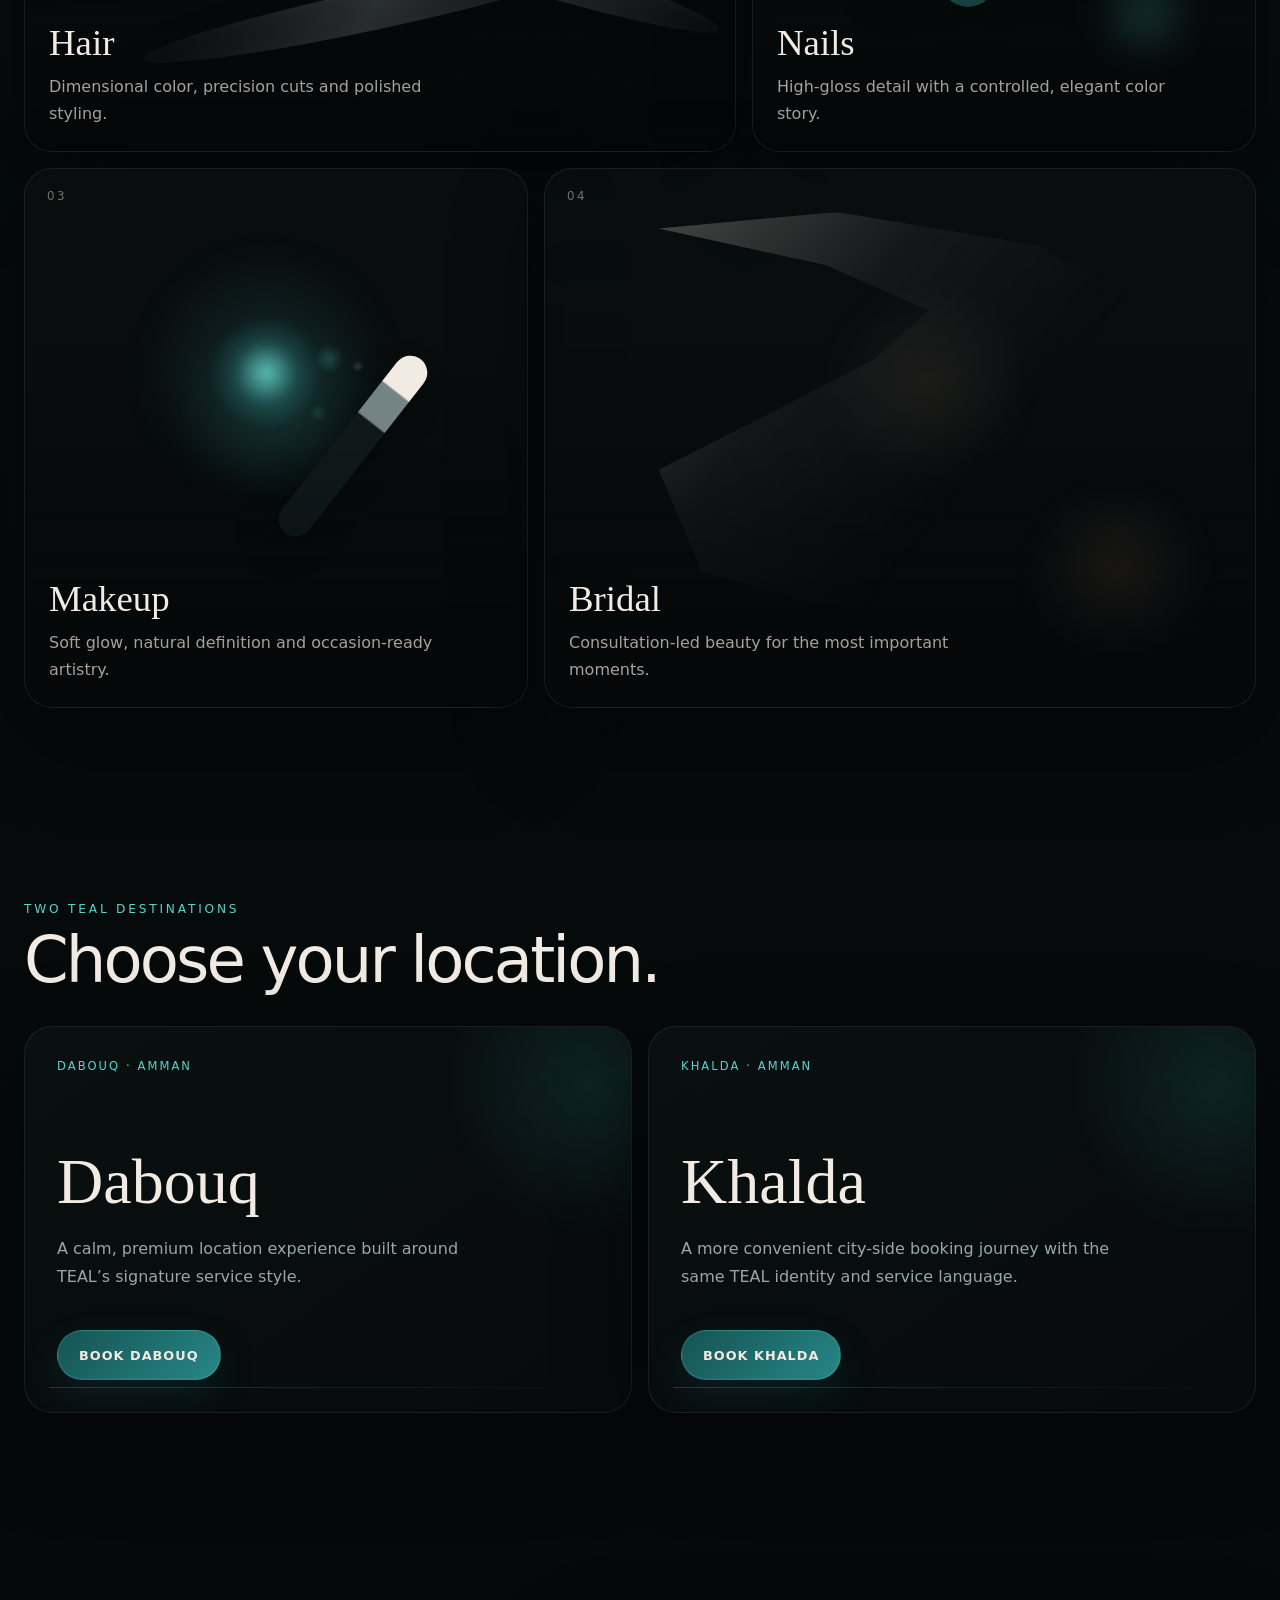
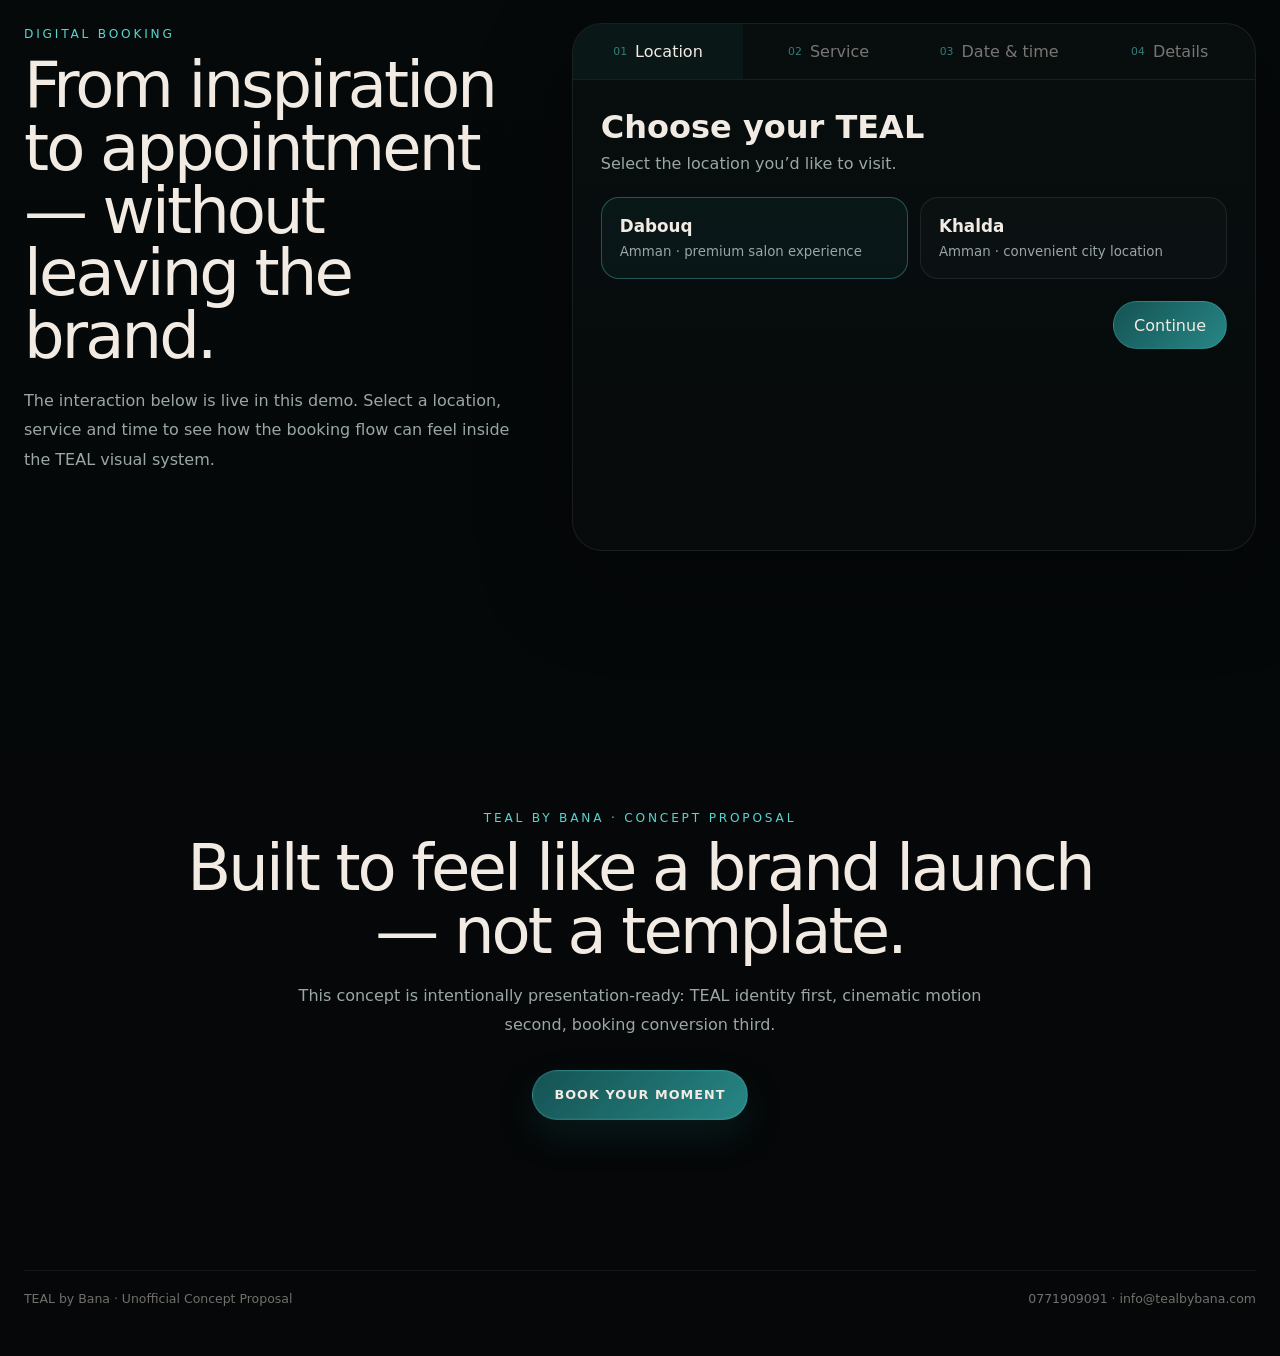
<file: teal-demo/index.html>
<!doctype html>
<html lang="en">
<head>
  <meta charset="utf-8" />
  <meta name="viewport" content="width=device-width,initial-scale=1" />
  <title>TEAL by Bana — Luxury Beauty Concept</title>
  <meta name="description" content="Unofficial premium website concept for TEAL by Bana." />
  <link rel="stylesheet" href="styles.css" />
</head>
<body>
  <canvas id="glCanvas" aria-hidden="true"></canvas>
  <canvas id="particleCanvas" aria-hidden="true"></canvas>
  <div class="grain"></div>
  <div class="cursor-glow" id="cursorGlow"></div>
  <div class="scroll-progress"><span id="scrollProgress"></span></div>

  <header class="site-header" id="siteHeader">
    <a class="brand" href="#home" aria-label="TEAL by Bana home">
      <span class="brand-en">TEAL</span>
      <span class="brand-ar">تــيــل</span>
      <span class="brand-by">by Bana</span>
    </a>

    <nav class="site-nav" aria-label="Primary navigation">
      <a href="#experiences">Experiences</a>
      <a href="#atelier">The Atelier</a>
      <a href="#locations">Locations</a>
      <a href="#booking">Book</a>
    </nav>

    <button class="header-book" data-open-booking>Book an appointment</button>
  </header>

  <main>
    <section class="hero-scroll" id="home">
      <div class="hero-sticky">
        <div class="hero-backdrop"></div>

        <div class="hero-beauty-stage" aria-hidden="true">
          <div class="beauty-cluster cluster-left mouse-item" data-depth="16">
            <div class="hair-fan hf-a"></div>
            <div class="hair-fan hf-b"></div>
            <div class="hair-fan hf-c"></div>
          </div>
          <div class="beauty-cluster cluster-right mouse-item" data-depth="20">
            <div class="hair-fan hf-d"></div>
            <div class="hair-fan hf-e"></div>
            <div class="hair-fan hf-f"></div>
          </div>
          <div class="beauty-orb orb-nail mouse-item" data-depth="12">
            <span class="orb-label">Nails</span>
          </div>
          <div class="beauty-orb orb-makeup mouse-item" data-depth="10">
            <span class="orb-label">Makeup</span>
          </div>
          <div class="beauty-veil mouse-item" data-depth="8"></div>
          <div class="beauty-powder mouse-item" data-depth="14"></div>
        </div>

        <div class="hero-copy mouse-item" id="heroCopy" data-depth="6">
          <div class="hero-kicker">Ladies Only · Dabouq · Khalda</div>
          <h1 class="hero-title" id="heroTitle">TEAL</h1>
          <div class="hero-arabic">تــيــل</div>
          <p class="hero-sub">Where timeless beauty meets <em>Teal artistry.</em></p>
          <div class="hero-service-line">Hair · Nails · Makeup · Bridal</div>
          <div class="hero-actions">
            <button class="cta-primary" data-open-booking>Reserve your moment</button>
            <a class="cta-text" href="#experiences">Explore the experience <span>↘</span></a>
          </div>
        </div>

        <div class="floating-note note-1 mouse-item" data-depth="10">Hair · Color · Finish</div>
        <div class="floating-note note-2 mouse-item" data-depth="12">Nails · Detail · Shine</div>
        <div class="floating-note note-3 mouse-item" data-depth="10">Makeup · Bridal · Glow</div>

        <div class="hero-side-copy mouse-item" id="heroSideCopy" data-depth="8">
          <span>01</span>
          <p>Beauty, movement and booking — designed as one premium TEAL experience.</p>
        </div>

        <div class="scroll-cue">
          <span class="cue-line"></span>
          <small>Scroll to transform</small>
        </div>
      </div>
    </section>

    <section class="experience-scroll" id="experiences">
      <div class="experience-sticky">
        <div class="chapter-copy chapter-copy-1">
          <span class="section-index">01 / HAIR</span>
          <h2>Hair should move before you even touch the screen.</h2>
          <p>Fluid strands, deep shine and a soft editorial palette create a more premium first impression than a traditional salon grid.</p>
        </div>

        <div class="chapter-copy chapter-copy-2">
          <span class="section-index">02 / NAILS</span>
          <h2>Color becomes part of the interaction.</h2>
          <p>Polish tones shift subtly while layered glass forms rotate in 3D — giving the nails section a jewel-like digital finish.</p>
        </div>

        <div class="chapter-copy chapter-copy-3">
          <span class="section-index">03 / MAKEUP & BRIDAL</span>
          <h2>Softness. Ceremony. A more emotional reveal.</h2>
          <p>Powder, light and veil-inspired motion create a gentler transition before the user arrives at booking.</p>
        </div>

        <div class="service-orbit service-orbit-hair mouse-item" data-depth="9">
          <div class="orbit-card"><span>Hair</span><strong>Cut · Color · Styling</strong></div>
        </div>
        <div class="service-orbit service-orbit-nails mouse-item" data-depth="9">
          <div class="orbit-card"><span>Nails</span><strong>Gloss · Detail · Finish</strong></div>
        </div>
        <div class="service-orbit service-orbit-bridal mouse-item" data-depth="9">
          <div class="orbit-card"><span>Bridal</span><strong>Makeup · Hair · Consultation</strong></div>
        </div>
      </div>
    </section>

    <section class="editorial" id="atelier">
      <div class="editorial-intro reveal">
        <span class="eyebrow">The TEAL Atelier</span>
        <h2>Not a list of services. A sequence of beauty moments.</h2>
        <p>The final site can use TEAL’s own campaign imagery here. For this proposal, the visual language stays beauty-led: hair, lacquer, powder, veil, glass and light — all tied more clearly to TEAL’s actual field.</p>
      </div>

      <div class="editorial-grid">
        <article class="editorial-card card-hair reveal mouse-card" data-depth="6"><div class="card-number">01</div><div class="material material-hair"><span class="hair-line h1"></span><span class="hair-line h2"></span><span class="hair-line h3"></span><span class="hair-line h4"></span><span class="hair-line h5"></span></div><div class="card-copy"><h3>Hair</h3><p>Dimensional color, precision cuts and polished styling.</p></div></article>
        <article class="editorial-card card-nails reveal mouse-card" data-depth="6"><div class="card-number">02</div><div class="material material-nails"><div class="nail-swatch ns1"></div><div class="nail-swatch ns2"></div><div class="nail-swatch ns3"></div><div class="nail-swatch ns4"></div><div class="nail-highlight"></div></div><div class="card-copy"><h3>Nails</h3><p>High-gloss detail with a controlled, elegant color story.</p></div></article>
        <article class="editorial-card card-makeup reveal mouse-card" data-depth="6"><div class="card-number">03</div><div class="material material-makeup"><div class="powder-core"></div><div class="powder-halo"></div><div class="powder-specks"></div><div class="brush-form"></div></div><div class="card-copy"><h3>Makeup</h3><p>Soft glow, natural definition and occasion-ready artistry.</p></div></article>
        <article class="editorial-card card-bridal reveal mouse-card" data-depth="6"><div class="card-number">04</div><div class="material material-bridal"><div class="veil-form"></div><div class="veil-soft-shadow"></div></div><div class="card-copy"><h3>Bridal</h3><p>Consultation-led beauty for the most important moments.</p></div></article>
      </div>
    </section>

    <section class="locations" id="locations"><div class="locations-head reveal"><span class="eyebrow">Two TEAL destinations</span><h2>Choose your location.</h2></div><div class="location-panels"><article class="location-panel reveal"><div class="location-meta">Dabouq · Amman</div><h3>Dabouq</h3><p>A calm, premium location experience built around TEAL’s signature service style.</p><button data-open-booking>Book Dabouq</button></article><article class="location-panel reveal"><div class="location-meta">Khalda · Amman</div><h3>Khalda</h3><p>A more convenient city-side booking journey with the same TEAL identity and service language.</p><button data-open-booking>Book Khalda</button></article></div></section>

    <section class="booking-preview" id="booking"><div class="booking-copy reveal"><span class="eyebrow">Digital booking</span><h2>From inspiration to appointment — without leaving the brand.</h2><p>The interaction below is live in this demo. Select a location, service and time to see how the booking flow can feel inside the TEAL visual system.</p></div><div class="booking-shell reveal" id="bookingShell"><div class="booking-steps"><button class="step active" data-step="location"><span>01</span>Location</button><button class="step" data-step="service"><span>02</span>Service</button><button class="step" data-step="time"><span>03</span>Date & time</button><button class="step" data-step="details"><span>04</span>Details</button></div><div class="booking-content" id="bookingContent"></div></div></section>

    <section class="closing" id="cta"><div class="closing-inner reveal"><div class="eyebrow">TEAL by Bana · Concept Proposal</div><h2>Built to feel like a brand launch — not a template.</h2><p>This concept is intentionally presentation-ready: TEAL identity first, cinematic motion second, booking conversion third.</p><button class="cta-primary" data-open-booking>Book your moment</button></div></section>
  </main>

  <footer class="site-footer"><div>TEAL by Bana · Unofficial Concept Proposal</div><div>0771909091 · info@tealbybana.com</div></footer>

  <div class="booking-modal" id="bookingModal" aria-hidden="true"><div class="modal-backdrop" data-close-booking></div><div class="modal-panel" role="dialog" aria-modal="true" aria-label="TEAL booking demo"><button class="modal-close" data-close-booking aria-label="Close booking">×</button><div class="modal-kicker">TEAL Booking</div><h2>Reserve your moment.</h2><p class="modal-sub">Demo booking flow — final availability would connect to TEAL’s live scheduling system.</p><div class="modal-booking" id="modalBooking"></div></div></div>

  <script src="webgl.js"></script>
  <script src="app.js"></script>
</body>
</html>
</file>
<file: teal-demo/styles.css>
@import url("styles-base.css");
@import url("styles-v6.css");
</file>
